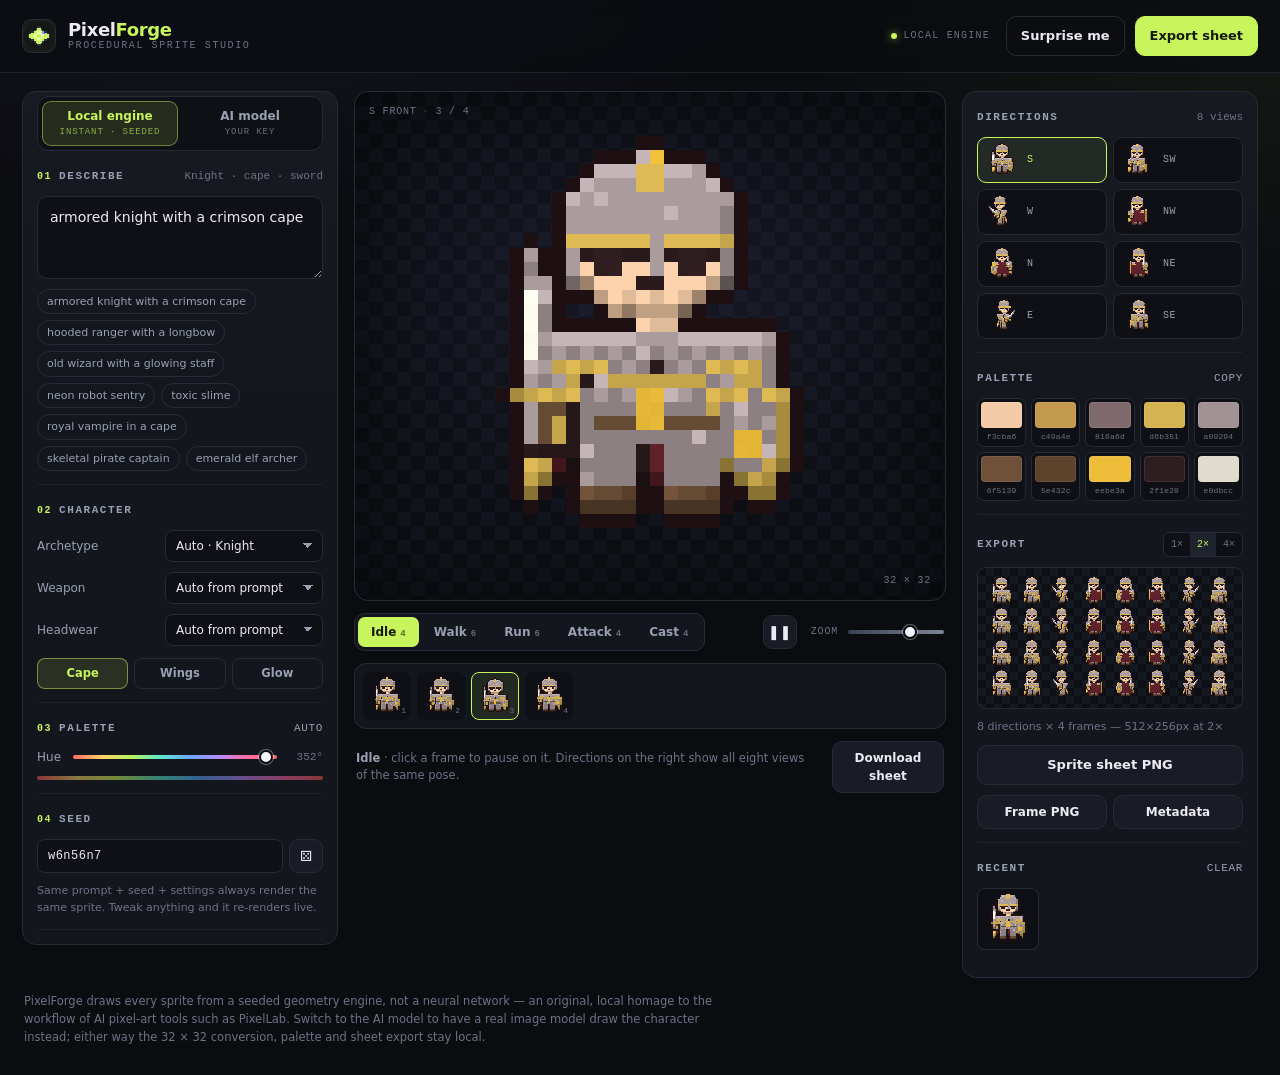
<file: index.html>
<!doctype html>
<html lang="en">
  <head>
    <meta charset="utf-8" />
    <meta name="viewport" content="width=device-width, initial-scale=1" />
    <title>PixelForge — pixel art character generator</title>
    <meta
      name="description"
      content="Describe a character and generate game-ready pixel art: an instant local geometry engine, or an AI model through your own API key. Eight directions, five animations, sprite sheet export."
    />
    <link rel="stylesheet" href="./styles.css" />
  </head>
  <body data-mode="local">
    <header class="topbar">
      <div class="brand">
        <canvas id="logo" width="16" height="16" aria-hidden="true"></canvas>
        <div class="brand-copy">
          <span class="brand-name">Pixel<em>Forge</em></span>
          <span class="brand-tag">procedural sprite studio</span>
        </div>
      </div>
      <div class="topbar-actions">
        <span class="local-dot" id="engine-badge" title="The local engine makes no network requests">
          <i></i> local engine
        </span>
        <button class="btn ghost" id="btn-surprise">Surprise me</button>
        <button class="btn primary" id="btn-export">Export sheet</button>
      </div>
    </header>

    <main class="workspace">
      <aside class="panel panel-left" aria-label="Generator controls">
        <div class="mode-switch" id="mode-switch" role="group" aria-label="Sprite source">
          <button type="button" data-mode="local" aria-pressed="true">
            Local engine
            <small>instant · seeded</small>
          </button>
          <button type="button" data-mode="ai" aria-pressed="false">
            AI model
            <small>your key</small>
          </button>
        </div>

        <section class="group">
          <div class="group-head">
            <h2><span class="step">01</span> Describe</h2>
            <span class="hint" id="detected">—</span>
          </div>
          <label class="sr-only" for="prompt">Character prompt</label>
          <textarea
            id="prompt"
            rows="3"
            spellcheck="false"
            placeholder="an armored knight with a crimson cape"
          ></textarea>
          <div class="chips" id="chips"></div>
        </section>

        <section class="group proc-only">
          <div class="group-head">
            <h2><span class="step">02</span> Character</h2>
          </div>
          <div class="field-row">
            <label for="archetype">Archetype</label>
            <select id="archetype"></select>
          </div>
          <div class="field-row">
            <label for="weapon">Weapon</label>
            <select id="weapon"></select>
          </div>
          <div class="field-row">
            <label for="hat">Headwear</label>
            <select id="hat"></select>
          </div>
          <div class="toggle-row" id="extras">
            <button class="toggle" id="toggle-cape" aria-pressed="false">Cape</button>
            <button class="toggle" id="toggle-wings" aria-pressed="false">Wings</button>
            <button class="toggle" id="toggle-glow" aria-pressed="false">Glow</button>
          </div>
        </section>

        <section class="group proc-only">
          <div class="group-head">
            <h2><span class="step">03</span> Palette</h2>
            <button class="link-btn" id="btn-hue-auto">auto</button>
          </div>
          <label class="slider-row" for="hue">
            <span>Hue</span>
            <input id="hue" type="range" min="0" max="359" value="218" />
            <output id="hue-value">218°</output>
          </label>
          <div class="hue-strip" id="hue-strip" aria-hidden="true"></div>
        </section>

        <section class="group proc-only">
          <div class="group-head">
            <h2><span class="step">04</span> Seed</h2>
          </div>
          <div class="seed-row">
            <input id="seed" type="text" spellcheck="false" aria-label="Seed" />
            <button class="icon-btn" id="btn-dice" title="Random seed" aria-label="Random seed">⚄</button>
          </div>
          <p class="micro">
            Same prompt + seed + settings always render the same sprite. Tweak anything and it re-renders live.
          </p>
        </section>

        <section class="group ai-only" id="ai-panel">
          <div class="group-head">
            <h2><span class="step">02</span> AI model</h2>
            <span class="hint" id="ai-model">—</span>
          </div>

          <p class="ai-status" id="ai-status">
            <i></i>
            <span id="ai-status-text">Checking the proxy…</span>
          </p>

          <div class="field-row">
            <label for="ai-size">Sprite size</label>
            <select id="ai-size">
              <option value="32" selected>32 × 32</option>
              <option value="48">48 × 48</option>
              <option value="64">64 × 64</option>
            </select>
          </div>
          <div class="field-row">
            <label for="ai-colors">Palette</label>
            <select id="ai-colors">
              <option value="12">12 colors</option>
              <option value="16" selected>16 colors</option>
              <option value="24">24 colors</option>
              <option value="32">32 colors</option>
            </select>
          </div>
          <div class="toggle-row">
            <button class="toggle" id="toggle-ai-outline" aria-pressed="true">Outline</button>
            <button class="toggle" id="toggle-ai-bg" aria-pressed="false">Keep backdrop</button>
          </div>

          <button class="btn primary wide" id="btn-ai-generate">
            <span id="btn-ai-label">Generate sprite</span>
          </button>
          <p class="micro" id="ai-note">
            Runs one image model call per generate. The key stays in <code>.env</code> on this machine.
          </p>

          <div class="ai-setup" id="ai-setup" hidden>
            <b>Finishing setup</b>
            <p id="ai-setup-copy">
              Add the key to a <code>.env</code> file next to <code>server.py</code>, then restart the proxy:
            </p>
            <p class="ai-setup-key">Missing: <code id="ai-missing">AI_IMAGE_KEY</code></p>
            <pre id="ai-setup-snippet">AI_PROVIDER=wavespeed
AI_IMAGE_KEY=your_key_here</pre>
            <a id="ai-setup-link" href="#" target="_blank" rel="noreferrer">Get an API key →</a>
          </div>

          <p class="ai-error" id="ai-error" hidden></p>
        </section>
      </aside>

      <section class="stage-col">
        <div class="stage" id="stage">
          <canvas id="preview" width="448" height="448" aria-label="Generated sprite preview"></canvas>
          <div class="stage-meta">
            <span id="badge-dir">S</span>
            <span class="dot-sep">·</span>
            <span id="badge-frame">1 / 4</span>
          </div>
          <div class="stage-note" id="stage-note">32 × 32</div>
        </div>

        <div class="stage-controls proc-only">
          <div class="tabs" id="state-tabs" role="tablist" aria-label="Animation"></div>
          <div class="playback">
            <button class="icon-btn" id="btn-play" aria-label="Pause animation" title="Play / pause (space)">❚❚</button>
            <label class="zoom" for="zoom">
              <span>Zoom</span>
              <input id="zoom" type="range" min="6" max="18" value="14" />
            </label>
          </div>
        </div>

        <div class="stage-controls ai-only">
          <div class="ai-strip-head">
            <span>Pixel variants</span>
            <span class="hint" id="ai-variants-meta">none yet</span>
          </div>
          <label class="zoom" for="zoom-ai">
            <span>Zoom</span>
            <input id="zoom-ai" type="range" min="4" max="18" value="14" />
          </label>
        </div>

        <div class="filmstrip" id="filmstrip" aria-label="Animation frames"></div>

        <div class="under-stage">
          <p class="tip">
            <span class="proc-only">
              <strong id="anim-name">Idle</strong> · click a frame to pause on it. Directions on the right show all
              eight views of the same pose.
            </span>
            <span class="ai-only" id="ai-tip">
              The model draws one front-facing character. Pixel conversion is local — change size or palette and it
              re-pixelates the same render for free.
            </span>
          </p>
          <button class="btn small" id="btn-export-2">Download sheet</button>
        </div>
      </section>

      <aside class="panel panel-right" aria-label="Output">
        <section class="group proc-only">
          <div class="group-head">
            <h2>Directions</h2>
            <span class="hint" id="dir-hint">8 views</span>
          </div>
          <div class="dir-grid" id="dir-grid"></div>
        </section>

        <section class="group ai-only">
          <div class="group-head">
            <h2>Source render</h2>
            <span class="hint" id="ai-source-meta">—</span>
          </div>
          <div class="ai-source">
            <img id="ai-source-img" alt="The model's raw output before pixel conversion" hidden />
            <p id="ai-source-empty">Nothing generated yet.</p>
          </div>
        </section>

        <section class="group">
          <div class="group-head">
            <h2>Palette</h2>
            <button class="link-btn" id="btn-copy-palette">copy</button>
          </div>
          <div class="swatches" id="swatches"></div>
        </section>

        <section class="group">
          <div class="group-head">
            <h2>Export</h2>
            <div class="segmented" id="scale-group" role="group" aria-label="Export scale">
              <button data-scale="1" aria-pressed="false">1×</button>
              <button data-scale="2" aria-pressed="true">2×</button>
              <button data-scale="4" aria-pressed="false">4×</button>
            </div>
          </div>
          <div class="sheet-preview">
            <canvas id="sheet-preview" width="256" height="128"></canvas>
          </div>
          <p class="micro" id="sheet-meta">8 directions × 4 frames</p>
          <button class="btn wide" id="btn-download-sheet">Sprite sheet PNG</button>
          <div class="row-two">
            <button class="btn small" id="btn-download-frame">Frame PNG</button>
            <button class="btn small" id="btn-download-json">Metadata</button>
          </div>
        </section>

        <section class="group proc-only">
          <div class="group-head">
            <h2>Recent</h2>
            <button class="link-btn" id="btn-clear-history">clear</button>
          </div>
          <div class="history" id="history"></div>
        </section>
      </aside>
    </main>

    <footer class="footer">
      <p>
        PixelForge draws every sprite from a seeded geometry engine, not a neural network — an original, local homage
        to the workflow of AI pixel-art tools such as PixelLab. Switch to the AI model to have a real image model draw
        the character instead; either way the 32 × 32 conversion, palette and sheet export stay local.
      </p>
    </footer>

    <div class="toast" id="toast" role="status" aria-live="polite"></div>
    <script type="module" src="./js/app.js"></script>
  </body>
</html>
</file>
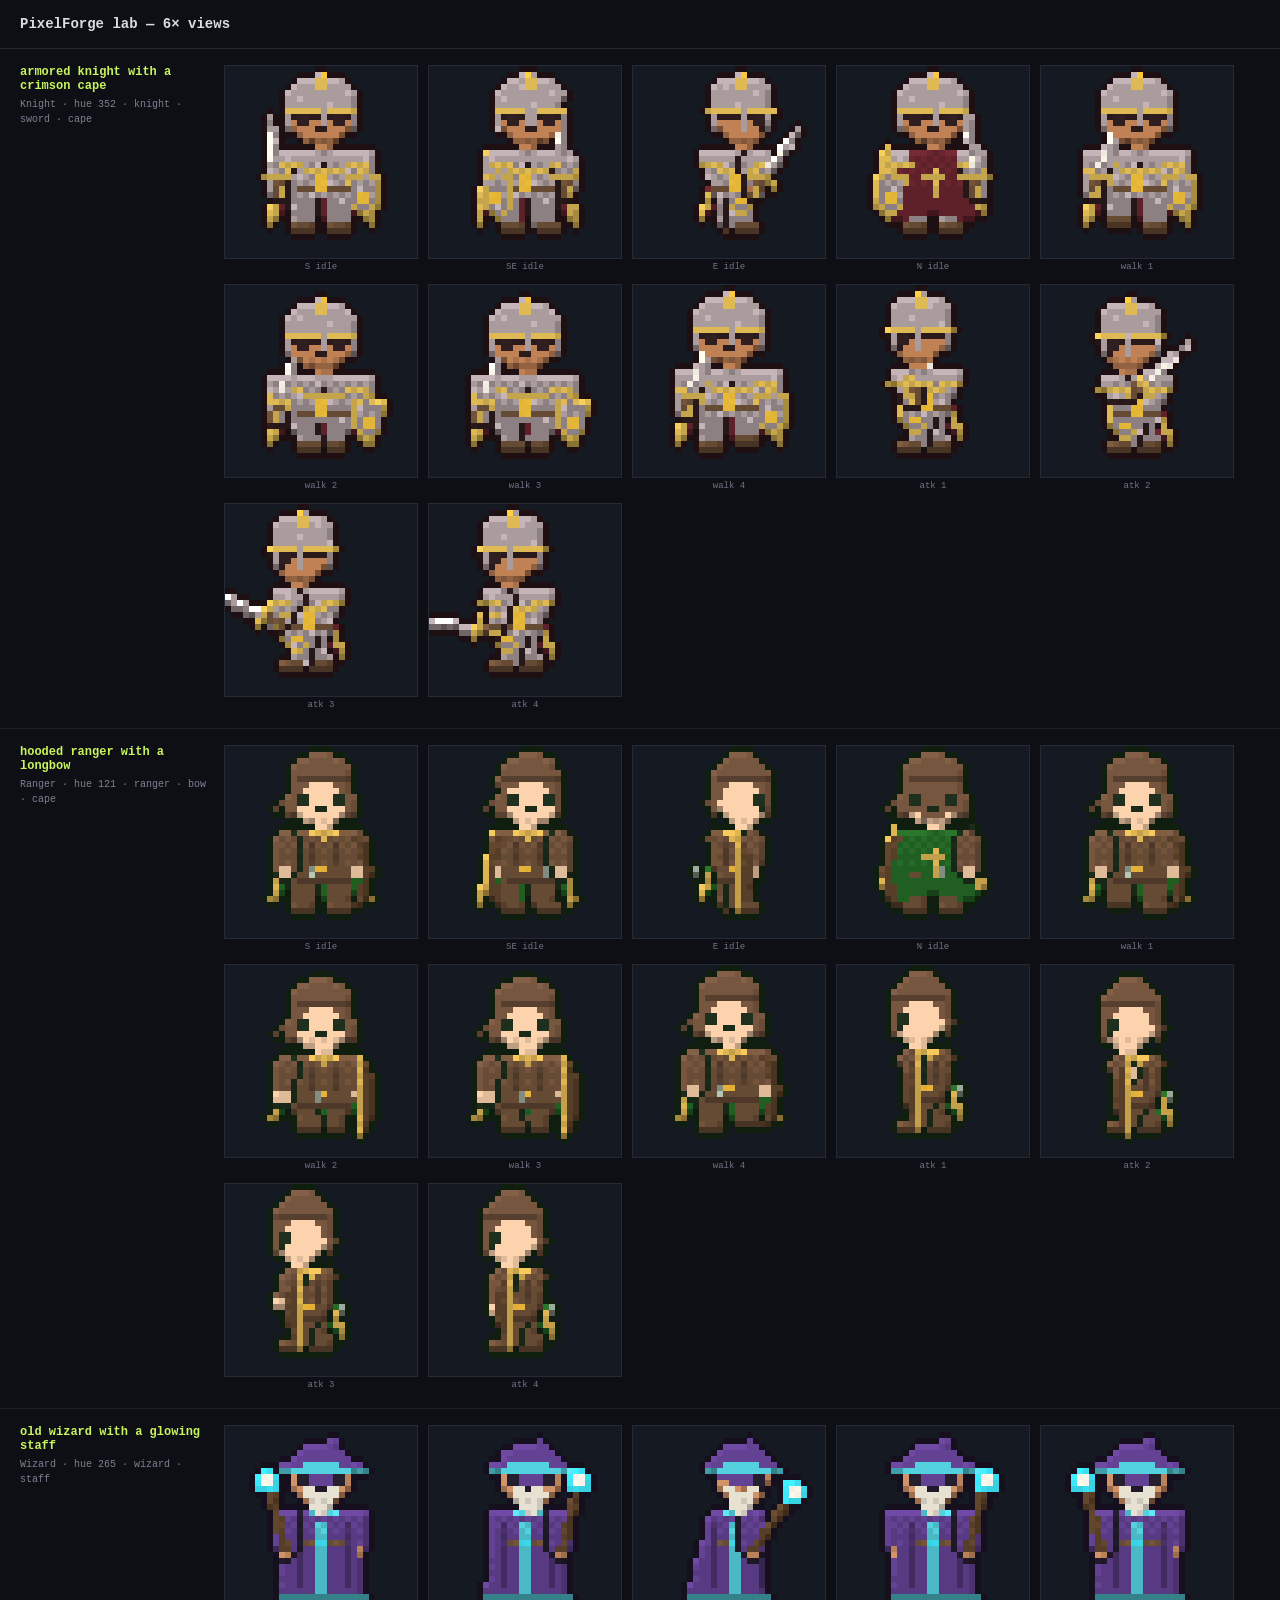
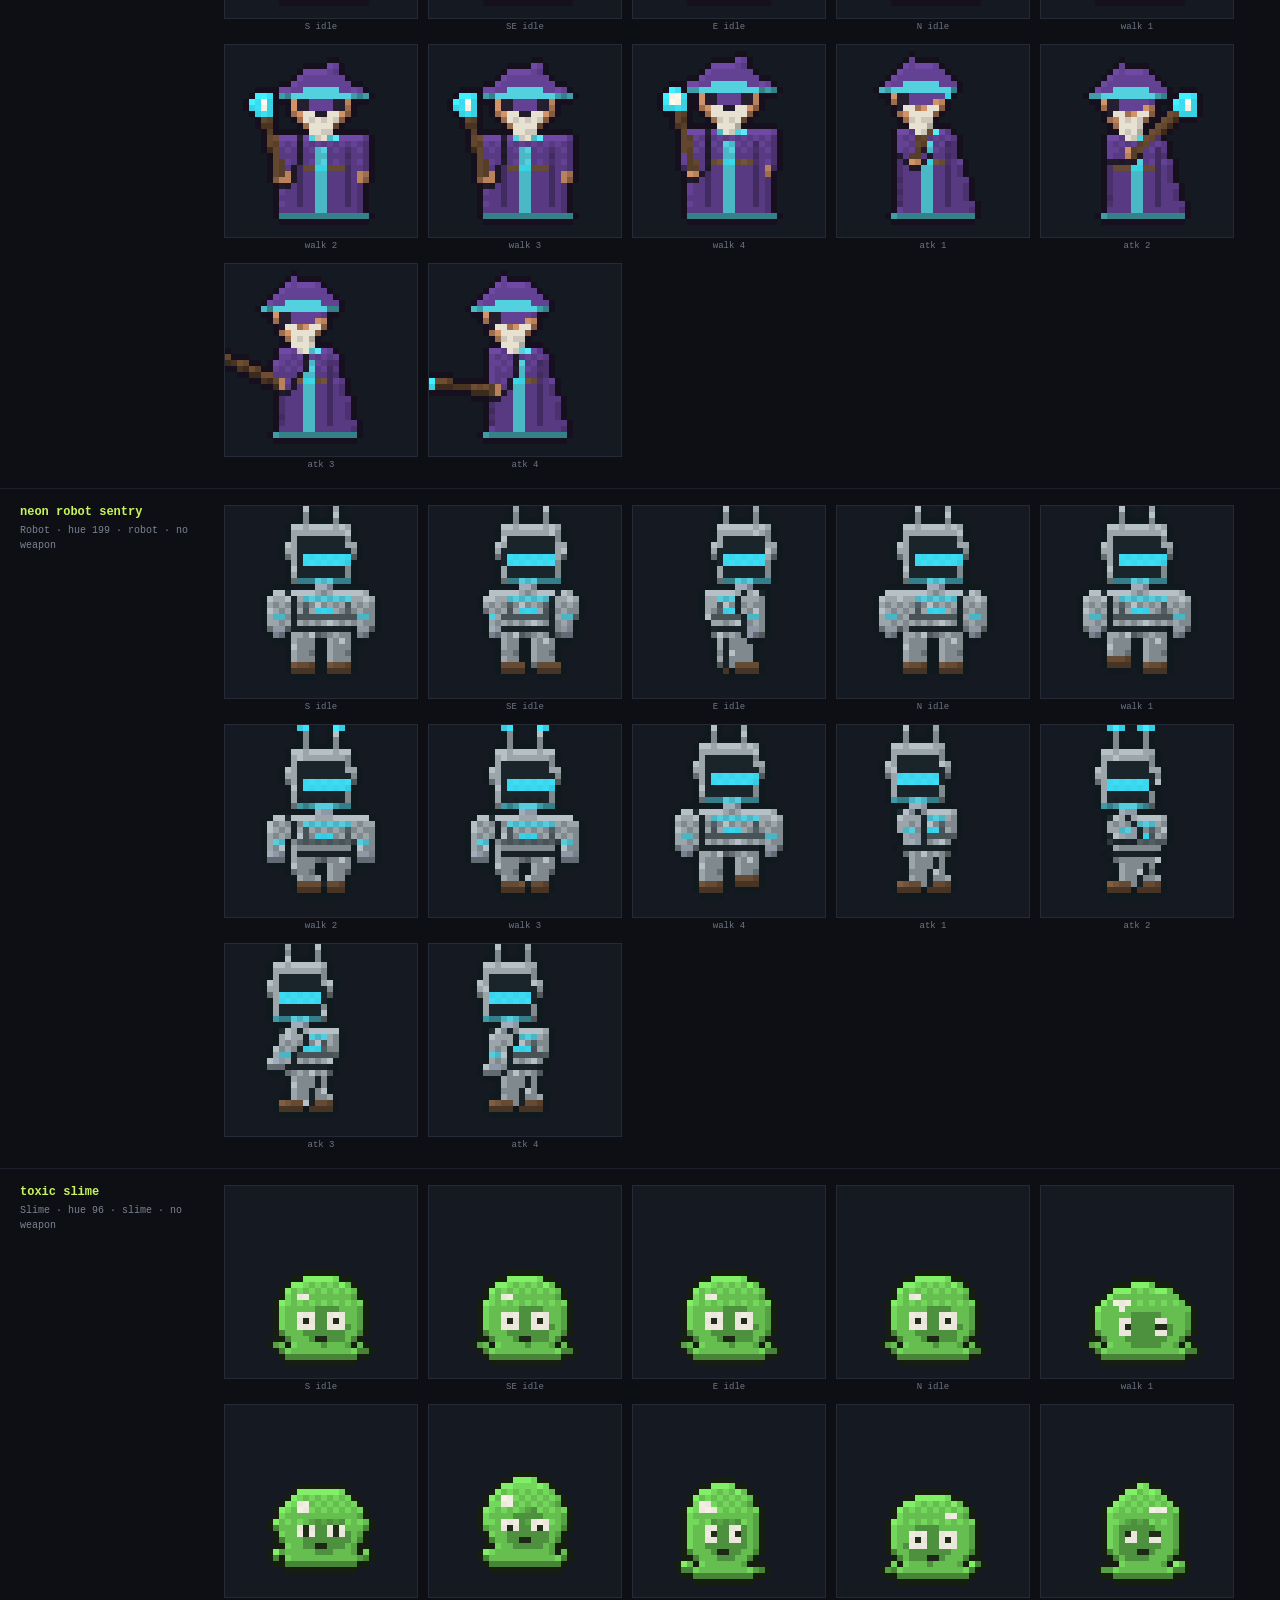
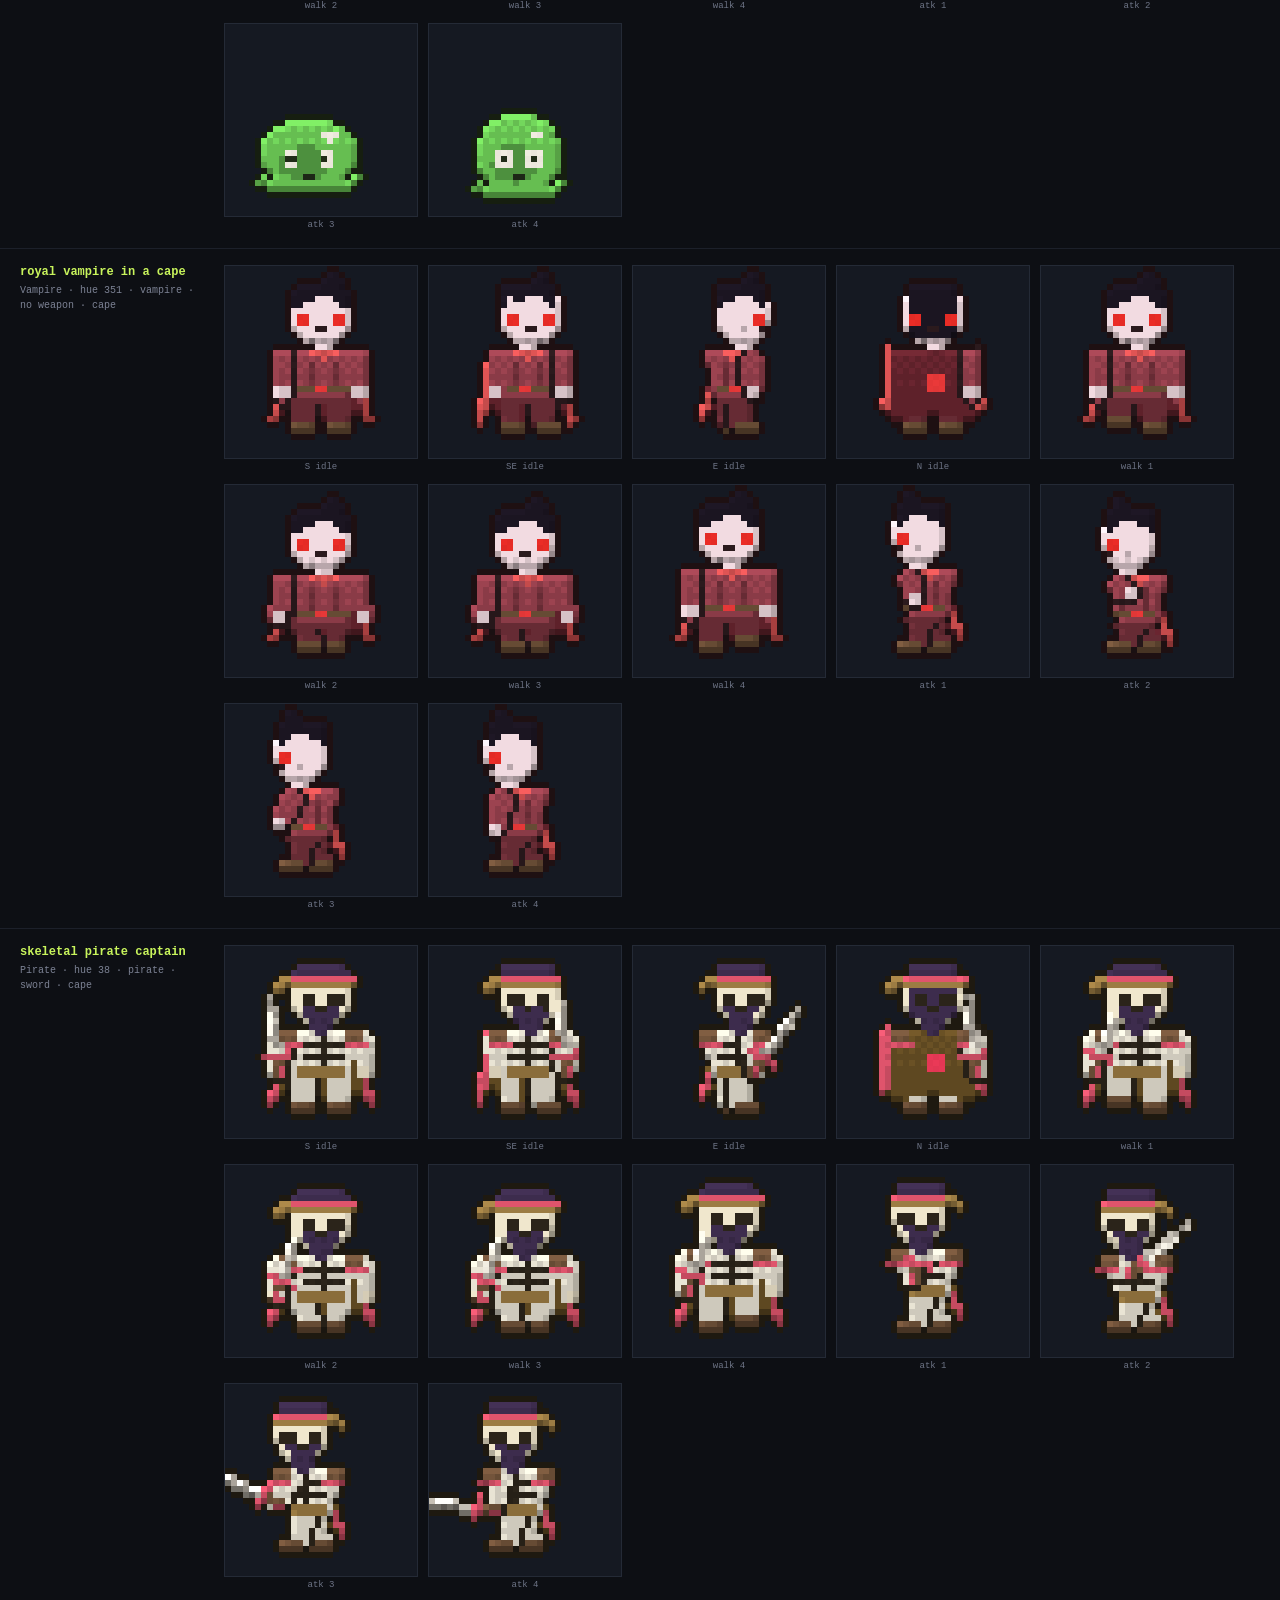
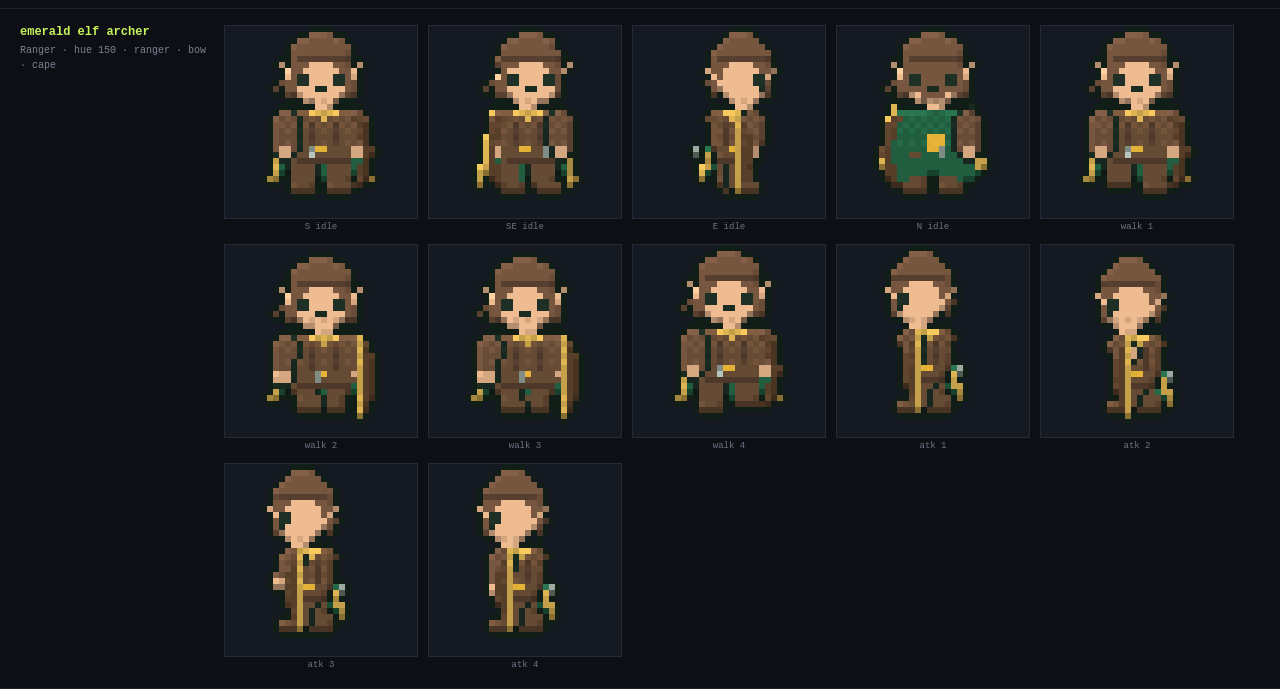
<file: qa/lab.html>
<!doctype html>
<html lang="en">
  <head>
    <meta charset="utf-8" />
    <title>PixelForge sprite lab</title>
    <style>
      body {
        margin: 0;
        background: #0d0f14;
        color: #d9dce4;
        font: 12px ui-monospace, Menlo, Consolas, monospace;
      }
      h1 {
        font-size: 14px;
        padding: 16px 20px;
        margin: 0;
        border-bottom: 1px solid #232733;
      }
      .row {
        display: flex;
        gap: 14px;
        align-items: flex-start;
        padding: 16px 20px;
        border-bottom: 1px solid #1c202a;
      }
      .row-label {
        width: 190px;
        flex: 0 0 auto;
      }
      .row-label b {
        display: block;
        font-size: 12px;
        color: #c8f45c;
        margin-bottom: 4px;
      }
      .row-label span {
        color: #7c8294;
        font-size: 10px;
        line-height: 1.5;
        display: block;
      }
      .cells {
        display: flex;
        gap: 10px;
        flex-wrap: wrap;
      }
      figure {
        margin: 0;
        text-align: center;
      }
      canvas {
        display: block;
        image-rendering: pixelated;
        background: #151922;
        border: 1px solid #242a36;
      }
      figcaption {
        font-size: 9px;
        color: #6e7587;
        margin-top: 3px;
        height: 12px;
      }
      .strip {
        padding: 10px 20px;
        border-bottom: 1px solid #1c202a;
      }
      .strip b {
        display: block;
        font-size: 10px;
        color: #7c8294;
        margin-bottom: 6px;
        letter-spacing: 0.06em;
        text-transform: uppercase;
      }
      body > #out > .row-label {
        padding: 12px 20px 0;
        width: auto;
      }
    </style>
  </head>
  <body>
    <h1>PixelForge lab — 6× views</h1>
    <div id="out"></div>
    <script type="module" src="./lab.js"></script>
  </body>
</html>
</file>
<file: styles.css>
:root {
  color-scheme: dark;
  --bg: #0b0c10;
  --bg-soft: #0f1015;
  --panel: #14161d;
  --panel-2: #191c25;
  --panel-3: #1f232e;
  --line: #262b37;
  --line-soft: #1d212b;
  --text: #eceaf3;
  --muted: #98a0b1;
  --dim: #6c7386;
  --accent: #c8f45c;
  --accent-ink: #15190a;
  --violet: #9b8cff;
  --danger: #ff8a7a;
  --radius: 14px;
  --mono: ui-monospace, "SF Mono", "JetBrains Mono", "Cascadia Mono", Menlo, Consolas, monospace;
}

* {
  box-sizing: border-box;
}

html,
body {
  margin: 0;
  min-height: 100%;
}

body {
  background:
    radial-gradient(1000px 550px at 18% -10%, rgba(155, 140, 255, 0.09), transparent 60%),
    radial-gradient(900px 600px at 100% 0%, rgba(200, 244, 92, 0.06), transparent 55%),
    var(--bg);
  color: var(--text);
  font-family: "Inter", "Segoe UI", system-ui, -apple-system, sans-serif;
  font-size: 14px;
  line-height: 1.5;
  -webkit-font-smoothing: antialiased;
}

button,
input,
select,
textarea {
  font: inherit;
  color: inherit;
}

button {
  cursor: pointer;
}

.sr-only {
  position: absolute;
  width: 1px;
  height: 1px;
  padding: 0;
  margin: -1px;
  overflow: hidden;
  clip: rect(0 0 0 0);
  white-space: nowrap;
  border: 0;
}

/* ---------------------------------------------------------------- top bar */

.topbar {
  display: flex;
  align-items: center;
  justify-content: space-between;
  gap: 16px;
  padding: 16px 22px;
  border-bottom: 1px solid var(--line-soft);
  background: rgba(11, 12, 16, 0.72);
  backdrop-filter: blur(10px);
  position: sticky;
  top: 0;
  z-index: 20;
}

.brand {
  display: flex;
  align-items: center;
  gap: 12px;
  min-width: 0;
}

#logo {
  width: 34px;
  height: 34px;
  image-rendering: pixelated;
  border-radius: 9px;
  border: 1px solid var(--line);
  background: #0c0e13;
  padding: 3px;
  box-shadow: inset 0 0 18px rgba(200, 244, 92, 0.12);
}

.brand-copy {
  display: flex;
  flex-direction: column;
  line-height: 1.15;
}

.brand-name {
  font-size: 18px;
  font-weight: 700;
  letter-spacing: -0.02em;
}

.brand-name em {
  font-style: normal;
  color: var(--accent);
}

.brand-tag {
  font-family: var(--mono);
  font-size: 10px;
  letter-spacing: 0.16em;
  text-transform: uppercase;
  color: var(--dim);
}

.topbar-actions {
  display: flex;
  align-items: center;
  gap: 10px;
}

.local-dot {
  display: inline-flex;
  align-items: center;
  gap: 6px;
  font-family: var(--mono);
  font-size: 10px;
  letter-spacing: 0.12em;
  text-transform: uppercase;
  color: var(--dim);
  padding-right: 6px;
}

.local-dot i {
  width: 6px;
  height: 6px;
  border-radius: 50%;
  background: var(--accent);
  box-shadow: 0 0 8px rgba(200, 244, 92, 0.7);
}

/* ---------------------------------------------------------------- buttons */

.btn {
  display: inline-flex;
  align-items: center;
  justify-content: center;
  gap: 8px;
  border-radius: 10px;
  border: 1px solid var(--line);
  background: var(--panel-2);
  color: var(--text);
  padding: 9px 14px;
  font-size: 13px;
  font-weight: 600;
  transition: background 120ms ease, border-color 120ms ease, transform 120ms ease;
}

.btn:hover {
  background: var(--panel-3);
  border-color: #343a4a;
}

.btn:active {
  transform: translateY(1px);
}

.btn.primary {
  background: var(--accent);
  border-color: var(--accent);
  color: var(--accent-ink);
}

.btn.primary:hover {
  background: #d6ff76;
  border-color: #d6ff76;
}

.btn.ghost {
  background: transparent;
}

.btn.wide {
  width: 100%;
}

.btn.small {
  padding: 7px 10px;
  font-size: 12px;
}

.icon-btn {
  display: inline-flex;
  align-items: center;
  justify-content: center;
  width: 34px;
  height: 34px;
  border-radius: 9px;
  border: 1px solid var(--line);
  background: var(--panel-2);
  color: var(--text);
  font-size: 14px;
  line-height: 1;
}

.icon-btn:hover {
  background: var(--panel-3);
}

.link-btn {
  background: none;
  border: 0;
  padding: 0;
  color: var(--muted);
  font-size: 11px;
  font-family: var(--mono);
  letter-spacing: 0.06em;
  text-transform: uppercase;
}

.link-btn:hover {
  color: var(--accent);
}

/* ---------------------------------------------------------------- layout */

.workspace {
  display: grid;
  grid-template-columns: 316px minmax(0, 1fr) 296px;
  gap: 16px;
  padding: 18px 22px 10px;
  align-items: start;
  max-width: 1560px;
  margin: 0 auto;
}

.panel {
  background: linear-gradient(180deg, rgba(255, 255, 255, 0.015), transparent 40%), var(--panel);
  border: 1px solid var(--line);
  border-radius: var(--radius);
  padding: 4px 14px 14px;
  display: flex;
  flex-direction: column;
  gap: 4px;
}

.group {
  padding: 13px 0;
  border-bottom: 1px solid var(--line-soft);
  display: flex;
  flex-direction: column;
  gap: 10px;
}

.group:last-child {
  border-bottom: 0;
}

.group-head {
  display: flex;
  align-items: baseline;
  justify-content: space-between;
  gap: 10px;
  min-height: 18px;
}

.group h2 {
  margin: 0;
  font-size: 11px;
  font-family: var(--mono);
  letter-spacing: 0.14em;
  text-transform: uppercase;
  color: var(--muted);
  font-weight: 600;
  display: inline-flex;
  align-items: center;
  gap: 7px;
}

.step {
  color: var(--accent);
  font-size: 10px;
}

.hint {
  font-size: 11px;
  color: var(--dim);
  font-family: var(--mono);
  text-align: right;
  max-width: 150px;
  overflow: hidden;
  text-overflow: ellipsis;
  white-space: nowrap;
}

/* ---------------------------------------------------------------- prompt */

#prompt {
  width: 100%;
  resize: vertical;
  min-height: 74px;
  background: var(--bg-soft);
  border: 1px solid var(--line);
  border-radius: 10px;
  padding: 10px 12px;
  font-size: 14px;
  line-height: 1.45;
  outline: none;
  transition: border-color 120ms ease, box-shadow 120ms ease;
}

#prompt::placeholder {
  color: #545b6d;
}

#prompt:focus {
  border-color: rgba(200, 244, 92, 0.5);
  box-shadow: 0 0 0 3px rgba(200, 244, 92, 0.09);
}

.chips {
  display: flex;
  flex-wrap: wrap;
  gap: 6px;
}

.chip {
  background: transparent;
  border: 1px solid var(--line);
  border-radius: 999px;
  padding: 4px 9px;
  color: var(--muted);
  font-size: 11px;
  line-height: 1.4;
  transition: color 120ms ease, border-color 120ms ease, background 120ms ease;
}

.chip:hover {
  color: var(--text);
  border-color: #3a4152;
  background: var(--panel-2);
}

/* ---------------------------------------------------------------- fields */

.field-row {
  display: flex;
  align-items: center;
  justify-content: space-between;
  gap: 10px;
}

.field-row label {
  font-size: 12px;
  color: var(--muted);
}

select {
  appearance: none;
  width: 158px;
  background-color: var(--bg-soft);
  background-image: linear-gradient(45deg, transparent 50%, var(--muted) 50%),
    linear-gradient(135deg, var(--muted) 50%, transparent 50%);
  background-position: calc(100% - 14px) 50%, calc(100% - 9px) 50%;
  background-size: 5px 5px, 5px 5px;
  background-repeat: no-repeat;
  border: 1px solid var(--line);
  border-radius: 8px;
  padding: 6px 28px 6px 10px;
  font-size: 12px;
  outline: none;
}

select:hover {
  border-color: #343a4a;
}

select:focus {
  border-color: rgba(200, 244, 92, 0.5);
}

.toggle-row {
  display: flex;
  gap: 6px;
  margin-top: 2px;
}

.toggle {
  flex: 1;
  border: 1px solid var(--line);
  background: transparent;
  border-radius: 8px;
  padding: 6px 8px;
  font-size: 11.5px;
  color: var(--muted);
  font-weight: 600;
  transition: all 120ms ease;
}

.toggle:hover {
  color: var(--text);
  border-color: #3a4152;
}

.toggle[aria-pressed="true"] {
  background: rgba(200, 244, 92, 0.12);
  border-color: rgba(200, 244, 92, 0.5);
  color: var(--accent);
}

/* ---------------------------------------------------------------- palette control */

.slider-row {
  display: grid;
  grid-template-columns: auto 1fr auto;
  align-items: center;
  gap: 10px;
  font-size: 12px;
  color: var(--muted);
}

input[type="range"] {
  -webkit-appearance: none;
  appearance: none;
  height: 4px;
  border-radius: 999px;
  background: linear-gradient(90deg, #ff6b6b, #ffd166, #b7f45c, #5ee7d0, #6aa8ff, #b48cff, #ff6b9d, #ff6b6b);
  outline: none;
}

input[type="range"]::-webkit-slider-thumb {
  -webkit-appearance: none;
  width: 14px;
  height: 14px;
  border-radius: 50%;
  background: #f7f7fb;
  border: 2px solid #0b0c10;
  box-shadow: 0 0 0 1px rgba(255, 255, 255, 0.35);
  cursor: pointer;
}

input[type="range"]::-moz-range-thumb {
  width: 12px;
  height: 12px;
  border-radius: 50%;
  background: #f7f7fb;
  border: 2px solid #0b0c10;
  cursor: pointer;
}

#zoom {
  background: linear-gradient(90deg, #3a4152, #7d8699);
}

output {
  font-family: var(--mono);
  font-size: 11px;
  color: var(--dim);
  min-width: 34px;
  text-align: right;
}

.hue-strip {
  height: 4px;
  border-radius: 999px;
  opacity: 0.5;
  background: linear-gradient(90deg, #f55, #fd6, #cf5, #5ec, #5af, #b8f, #f6a, #f55);
}

/* ---------------------------------------------------------------- seed */

.seed-row {
  display: flex;
  gap: 6px;
}

#seed {
  flex: 1;
  min-width: 0;
  background: var(--bg-soft);
  border: 1px solid var(--line);
  border-radius: 8px;
  padding: 7px 10px;
  font-family: var(--mono);
  font-size: 12px;
  letter-spacing: 0.04em;
  outline: none;
}

#seed:focus {
  border-color: rgba(200, 244, 92, 0.5);
}

.micro {
  margin: 0;
  font-size: 11px;
  line-height: 1.5;
  color: var(--dim);
}

/* ---------------------------------------------------------------- stage */

.stage-col {
  display: flex;
  flex-direction: column;
  gap: 12px;
  min-width: 0;
}

.stage {
  position: relative;
  border: 1px solid var(--line);
  border-radius: var(--radius);
  min-height: 420px;
  padding: 30px;
  display: grid;
  place-items: center;
  overflow: hidden;
  background-color: #0d0f14;
  background-image:
    radial-gradient(500px 320px at 50% 40%, rgba(155, 140, 255, 0.07), transparent 70%),
    linear-gradient(45deg, #12151d 25%, transparent 25%),
    linear-gradient(-45deg, #12151d 25%, transparent 25%),
    linear-gradient(45deg, transparent 75%, #12151d 75%),
    linear-gradient(-45deg, transparent 75%, #12151d 75%);
  background-size: 100% 100%, 28px 28px, 28px 28px, 28px 28px, 28px 28px;
  background-position: 0 0, 0 0, 0 14px, 14px -14px, -14px 0;
}

.stage::after {
  content: "";
  position: absolute;
  inset: 0;
  pointer-events: none;
  box-shadow: inset 0 0 90px rgba(0, 0, 0, 0.55);
  border-radius: inherit;
}

#preview {
  width: auto;
  max-width: 100%;
  max-height: 56vh;
  height: auto;
  image-rendering: pixelated;
  position: relative;
  z-index: 1;
}

.stage-meta,
.stage-note {
  position: absolute;
  font-family: var(--mono);
  font-size: 10px;
  letter-spacing: 0.08em;
  color: var(--dim);
  text-transform: uppercase;
  z-index: 2;
}

.stage-meta {
  top: 12px;
  left: 14px;
  display: flex;
  gap: 6px;
  align-items: center;
}

.stage-note {
  bottom: 12px;
  right: 14px;
}

.dot-sep {
  opacity: 0.5;
}

.stage-controls {
  display: flex;
  align-items: center;
  justify-content: space-between;
  gap: 12px;
  flex-wrap: wrap;
}

.tabs {
  display: flex;
  gap: 2px;
  padding: 3px;
  border: 1px solid var(--line);
  border-radius: 10px;
  background: var(--panel);
  overflow-x: auto;
}

.tab {
  border: 0;
  background: transparent;
  color: var(--muted);
  padding: 6px 13px;
  font-size: 12px;
  font-weight: 600;
  border-radius: 7px;
  transition: background 120ms ease, color 120ms ease;
  white-space: nowrap;
}

.tab:hover {
  color: var(--text);
}

.tab[aria-selected="true"] {
  background: var(--accent);
  color: var(--accent-ink);
}

.tab .count {
  font-family: var(--mono);
  font-size: 9px;
  opacity: 0.6;
  margin-left: 4px;
}

.playback {
  display: flex;
  align-items: center;
  gap: 14px;
}

.zoom {
  display: flex;
  align-items: center;
  gap: 8px;
  font-family: var(--mono);
  font-size: 10px;
  letter-spacing: 0.08em;
  text-transform: uppercase;
  color: var(--dim);
}

#zoom {
  width: 96px;
}

/* ---------------------------------------------------------------- filmstrip */

.filmstrip {
  display: flex;
  gap: 6px;
  overflow-x: auto;
  padding: 8px;
  border: 1px solid var(--line);
  border-radius: 12px;
  background: var(--panel);
  min-height: 64px;
}

.frame-btn {
  flex: 0 0 auto;
  width: 48px;
  height: 48px;
  border-radius: 8px;
  border: 1px solid transparent;
  background: var(--bg-soft);
  padding: 0;
  display: grid;
  place-items: center;
  position: relative;
  transition: border-color 120ms ease, background 120ms ease;
}

.frame-btn canvas {
  width: 40px;
  height: 40px;
  image-rendering: pixelated;
}

.frame-btn:hover {
  border-color: #3a4152;
}

.frame-btn[aria-pressed="true"] {
  border-color: var(--accent);
  background: rgba(200, 244, 92, 0.08);
}

.frame-btn span {
  position: absolute;
  bottom: 2px;
  right: 4px;
  font-family: var(--mono);
  font-size: 8px;
  color: var(--dim);
}

.under-stage {
  display: flex;
  align-items: center;
  justify-content: space-between;
  gap: 16px;
  padding: 0 2px;
}

.tip {
  margin: 0;
  font-size: 11.5px;
  color: var(--dim);
}

.tip strong {
  color: var(--muted);
  font-weight: 600;
}

/* ---------------------------------------------------------------- directions */

.dir-grid {
  display: grid;
  grid-template-columns: repeat(2, 1fr);
  gap: 6px;
}

.dir-btn {
  display: flex;
  align-items: center;
  gap: 8px;
  border: 1px solid var(--line);
  background: var(--bg-soft);
  border-radius: 9px;
  padding: 5px 7px;
  transition: border-color 120ms ease, background 120ms ease;
}

.dir-btn:hover {
  border-color: #3a4152;
}

.dir-btn[aria-pressed="true"] {
  border-color: var(--accent);
  background: rgba(200, 244, 92, 0.07);
}

.dir-btn canvas {
  width: 34px;
  height: 34px;
  image-rendering: pixelated;
  flex: 0 0 auto;
}

.dir-btn span {
  font-family: var(--mono);
  font-size: 10px;
  color: var(--muted);
  letter-spacing: 0.04em;
}

.dir-btn[aria-pressed="true"] span {
  color: var(--accent);
}

/* ---------------------------------------------------------------- palette */

.swatches {
  display: grid;
  grid-template-columns: repeat(5, 1fr);
  gap: 5px;
}

.swatch {
  border: 1px solid var(--line);
  background: var(--bg-soft);
  border-radius: 7px;
  padding: 3px;
  display: flex;
  flex-direction: column;
  align-items: center;
  gap: 3px;
}

.swatch i {
  display: block;
  width: 100%;
  height: 26px;
  border-radius: 4px;
  box-shadow: inset 0 0 0 1px rgba(255, 255, 255, 0.08);
}

.swatch span {
  font-family: var(--mono);
  font-size: 8px;
  color: var(--dim);
  letter-spacing: 0.02em;
}

.swatch:hover {
  border-color: #3a4152;
}

/* ---------------------------------------------------------------- export */

.segmented {
  display: flex;
  border: 1px solid var(--line);
  border-radius: 7px;
  overflow: hidden;
  background: var(--bg-soft);
}

.segmented button {
  border: 0;
  background: transparent;
  color: var(--dim);
  font-family: var(--mono);
  font-size: 10px;
  padding: 4px 7px;
}

.segmented button[aria-pressed="true"] {
  background: var(--panel-3);
  color: var(--accent);
}

.sheet-preview {
  border: 1px solid var(--line);
  border-radius: 9px;
  padding: 8px;
  background: #0d0f14;
  display: grid;
  place-items: center;
  min-height: 96px;
  background-image:
    linear-gradient(45deg, #141821 25%, transparent 25%),
    linear-gradient(-45deg, #141821 25%, transparent 25%),
    linear-gradient(45deg, transparent 75%, #141821 75%),
    linear-gradient(-45deg, transparent 75%, #141821 75%);
  background-size: 16px 16px;
  background-position: 0 0, 0 8px, 8px -8px, -8px 0;
}

#sheet-preview {
  max-width: 100%;
  max-height: 170px;
  width: auto;
  height: auto;
  image-rendering: pixelated;
}

.row-two {
  display: grid;
  grid-template-columns: 1fr 1fr;
  gap: 6px;
}

/* ---------------------------------------------------------------- history */

.history {
  display: grid;
  grid-template-columns: repeat(4, 1fr);
  gap: 6px;
}

.history-empty {
  grid-column: 1 / -1;
  font-size: 11px;
  color: var(--dim);
  font-family: var(--mono);
}

.history-item {
  border: 1px solid var(--line);
  background: var(--bg-soft);
  border-radius: 8px;
  padding: 3px;
  display: grid;
  place-items: center;
}

.history-item img {
  width: 100%;
  height: auto;
  image-rendering: pixelated;
  display: block;
}

.history-item:hover {
  border-color: rgba(200, 244, 92, 0.5);
}

/* ---------------------------------------------------------------- footer + toast */

.footer {
  max-width: 1560px;
  margin: 0 auto;
  padding: 4px 24px 28px;
  color: var(--dim);
  font-size: 11.5px;
}

.footer p {
  margin: 0;
  max-width: 720px;
  line-height: 1.6;
}

.toast {
  position: fixed;
  left: 50%;
  bottom: 24px;
  transform: translate(-50%, 12px);
  background: var(--accent);
  color: var(--accent-ink);
  padding: 9px 16px;
  border-radius: 999px;
  font-size: 12px;
  font-weight: 600;
  opacity: 0;
  pointer-events: none;
  transition: opacity 160ms ease, transform 160ms ease;
  z-index: 50;
}

.toast.show {
  opacity: 1;
  transform: translate(-50%, 0);
}

/* ---------------------------------------------------------------- responsive */

@media (max-width: 1180px) {
  .workspace {
    grid-template-columns: 290px minmax(0, 1fr);
  }
  .panel-right {
    grid-column: 1 / -1;
    display: grid;
    grid-template-columns: repeat(2, minmax(0, 1fr));
    gap: 0 24px;
    align-items: start;
  }
  .panel-right .group {
    border-bottom: 0;
  }
}

@media (max-width: 820px) {
  .workspace {
    grid-template-columns: 1fr;
    padding: 14px;
  }
  .topbar {
    padding: 12px 14px;
    flex-wrap: wrap;
  }
  .local-dot {
    display: none;
  }
  .panel-right {
    grid-template-columns: 1fr;
  }
  .stage {
    min-height: 320px;
    padding: 22px;
  }
  .stage-controls {
    align-items: stretch;
  }
  .playback {
    justify-content: space-between;
  }
  .footer {
    padding: 4px 14px 24px;
  }
}

/* ---------------------------------------------------------------- modes */

body[data-mode='local'] .ai-only {
  display: none !important;
}

body[data-mode='ai'] .proc-only {
  display: none !important;
}

.mode-switch {
  display: grid;
  grid-template-columns: 1fr 1fr;
  gap: 4px;
  padding: 4px;
  border: 1px solid var(--line);
  border-radius: 12px;
  background: var(--bg-soft);
}

.mode-switch button {
  border: 1px solid transparent;
  background: transparent;
  border-radius: 9px;
  padding: 7px 6px;
  font-size: 12px;
  font-weight: 600;
  color: var(--muted);
  line-height: 1.25;
  transition: all 120ms ease;
}

.mode-switch button:hover {
  color: var(--text);
}

.mode-switch button[aria-pressed='true'] {
  background: rgba(200, 244, 92, 0.12);
  border-color: rgba(200, 244, 92, 0.45);
  color: var(--accent);
}

.mode-switch small {
  display: block;
  margin-top: 3px;
  font-family: var(--mono);
  font-size: 9px;
  font-weight: 500;
  letter-spacing: 0.1em;
  text-transform: uppercase;
  opacity: 0.65;
}

.local-dot.is-ai i {
  background: var(--violet);
  box-shadow: 0 0 8px rgba(155, 140, 255, 0.8);
}

/* ---------------------------------------------------------------- ai panel */

.ai-status {
  display: flex;
  align-items: flex-start;
  gap: 8px;
  margin: 0;
  font-family: var(--mono);
  font-size: 10.5px;
  line-height: 1.55;
  color: var(--dim);
}

.ai-status i {
  flex: 0 0 auto;
  width: 6px;
  height: 6px;
  margin-top: 5px;
  border-radius: 50%;
  background: var(--dim);
}

.ai-status.is-ready i {
  background: var(--accent);
  box-shadow: 0 0 8px rgba(200, 244, 92, 0.7);
}

.ai-status.is-ready {
  color: var(--muted);
}

.ai-status.is-off i {
  background: var(--danger);
  box-shadow: 0 0 8px rgba(255, 138, 122, 0.55);
}

.ai-status.is-busy i {
  background: var(--violet);
  animation: ai-pulse 900ms ease-in-out infinite;
}

@keyframes ai-pulse {
  0%,
  100% {
    opacity: 0.35;
    box-shadow: none;
  }
  50% {
    opacity: 1;
    box-shadow: 0 0 10px rgba(155, 140, 255, 0.9);
  }
}

#btn-ai-generate {
  margin-top: 2px;
}

#btn-ai-generate[disabled] {
  opacity: 0.55;
  cursor: progress;
}

.ai-setup {
  border: 1px solid rgba(155, 140, 255, 0.35);
  background: rgba(155, 140, 255, 0.07);
  border-radius: 10px;
  padding: 10px 12px;
  font-size: 11.5px;
  line-height: 1.55;
  color: var(--muted);
}

.ai-setup[hidden] {
  display: none;
}

.ai-setup b {
  display: block;
  margin-bottom: 4px;
  font-size: 11px;
  font-family: var(--mono);
  letter-spacing: 0.1em;
  text-transform: uppercase;
  color: var(--violet);
}

.ai-setup p {
  margin: 0 0 8px;
}

.ai-setup pre {
  margin: 0 0 8px;
  padding: 8px 10px;
  border-radius: 8px;
  background: rgba(0, 0, 0, 0.35);
  border: 1px solid var(--line);
  font-family: var(--mono);
  font-size: 10.5px;
  color: var(--text);
  overflow-x: auto;
}

.ai-setup a {
  color: var(--accent);
  text-decoration: none;
  font-weight: 600;
}

code {
  font-family: var(--mono);
  font-size: 0.92em;
  padding: 1px 4px;
  border-radius: 4px;
  background: rgba(255, 255, 255, 0.06);
  color: var(--text);
}

.ai-error {
  margin: 0;
  padding: 8px 10px;
  border-radius: 9px;
  border: 1px solid rgba(255, 138, 122, 0.35);
  background: rgba(255, 138, 122, 0.08);
  color: var(--danger);
  font-size: 11.5px;
  line-height: 1.5;
}

.ai-error[hidden] {
  display: none;
}

.ai-strip-head {
  display: flex;
  align-items: center;
  gap: 8px;
  font-family: var(--mono);
  font-size: 10px;
  letter-spacing: 0.08em;
  text-transform: uppercase;
  color: var(--dim);
}

#zoom-ai {
  width: 96px;
}

.ai-source {
  border: 1px solid var(--line);
  border-radius: 10px;
  background:
    linear-gradient(45deg, #15171e 25%, transparent 25%, transparent 75%, #15171e 75%) 0 0 / 14px 14px,
    linear-gradient(45deg, #15171e 25%, transparent 25%, transparent 75%, #15171e 75%) 7px 7px / 14px 14px,
    #101219;
  padding: 6px;
  min-height: 72px;
  display: grid;
  place-items: center;
}

.ai-source img {
  width: 100%;
  height: auto;
  max-height: 180px;
  object-fit: contain;
  border-radius: 6px;
  display: block;
}

.ai-source img[hidden] {
  display: none;
}

.ai-source p {
  margin: 0;
  font-size: 11px;
  color: var(--dim);
}

.ai-source p[hidden] {
  display: none;
}

body[data-mode='ai'] .filmstrip {
  min-height: 74px;
}

body[data-mode='ai'] .frame-btn canvas {
  width: 48px;
  height: 48px;
}

.ai-setup-key {
  margin: 0 0 8px !important;
  font-family: var(--mono);
  font-size: 10.5px;
  color: var(--dim);
}

.ai-setup-key code {
  color: var(--violet);
}
</file>
